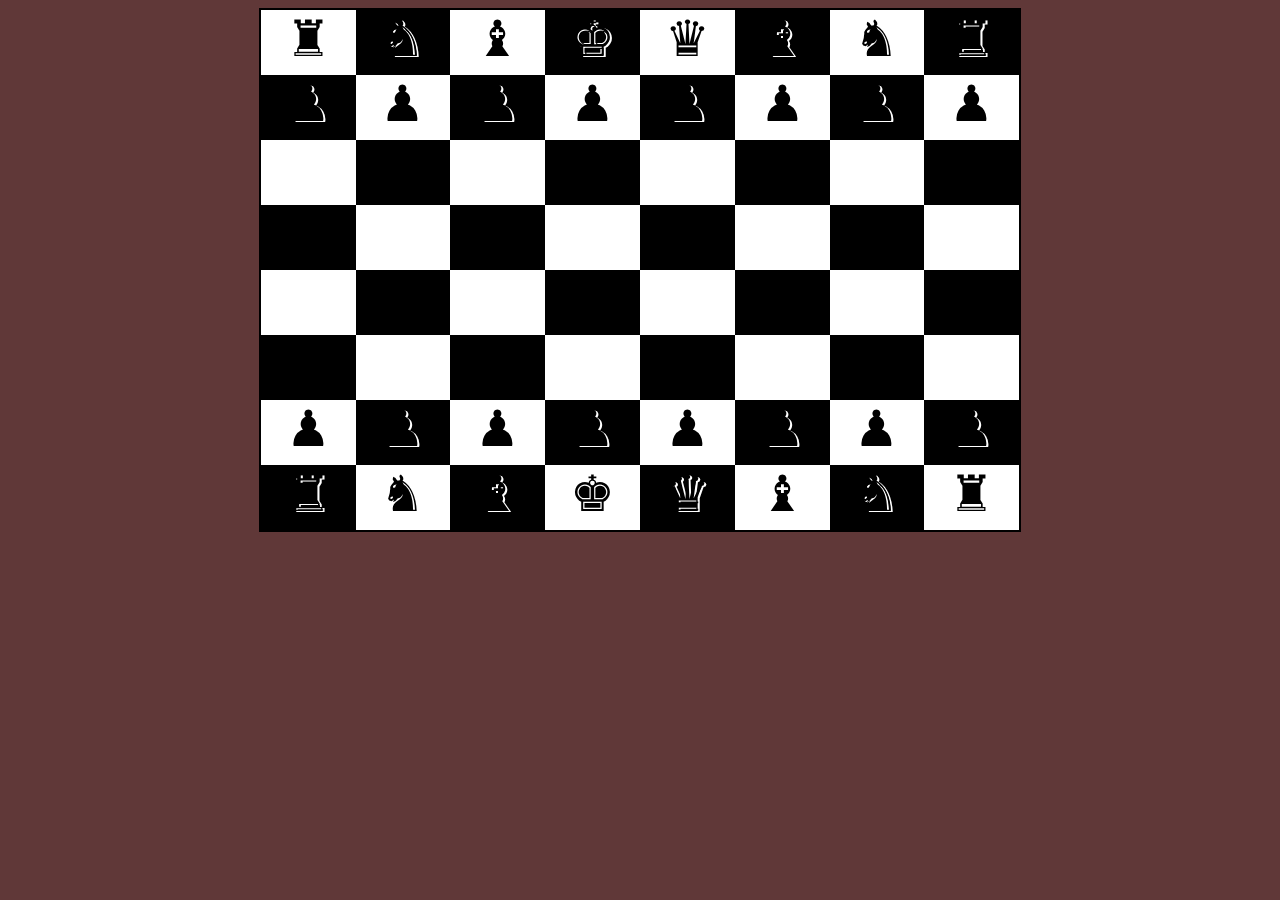
<file: CreativeWeb- HTML&CSS/Chessboard - only layout/index.html>
<!DOCTYPE html>
<html lang="en">
  <head>
    <meta charset="UTF-8" />
    <meta name="viewport" content="width=device-width, initial-scale=1.0" />
    <title>ChessBaord</title>
    <link rel="stylesheet" href="style.css" />
  </head>
  <body>
    <div class="chessboard">
      <div class="a">&#9820;</div>
      <div class="b">&#9822;</div>
      <div class="a">&#9821;</div>
      <div class="b">&#9818;</div>
      <div class="a">&#9819;</div>
      <div class="b">&#9821;</div>
      <div class="a">&#9822;</div>
      <div class="b">&#9820;</div>

      <div class="b">&#9823;</div>
      <div class="a">&#9823;</div>
      <div class="b">&#9823;</div>
      <div class="a">&#9823;</div>
      <div class="b">&#9823;</div>
      <div class="a">&#9823;</div>
      <div class="b">&#9823;</div>
      <div class="a">&#9823;</div>

      <div class="a"></div>
      <div class="b"></div>
      <div class="a"></div>
      <div class="b"></div>
      <div class="a"></div>
      <div class="b"></div>
      <div class="a"></div>
      <div class="b"></div>

      <div class="b"></div>
      <div class="a"></div>
      <div class="b"></div>
      <div class="a"></div>
      <div class="b"></div>
      <div class="a"></div>
      <div class="b"></div>
      <div class="a"></div>

      <div class="a"></div>
      <div class="b"></div>
      <div class="a"></div>
      <div class="b"></div>
      <div class="a"></div>
      <div class="b"></div>
      <div class="a"></div>
      <div class="b"></div>

      <div class="b"></div>
      <div class="a"></div>
      <div class="b"></div>
      <div class="a"></div>
      <div class="b"></div>
      <div class="a"></div>
      <div class="b"></div>
      <div class="a"></div>

      <div class="a">&#9823;</div>
      <div class="b">&#9823;</div>
      <div class="a">&#9823;</div>
      <div class="b">&#9823;</div>
      <div class="a">&#9823;</div>
      <div class="b">&#9823;</div>
      <div class="a">&#9823;</div>
      <div class="b">&#9823;</div>

      <div class="b">&#9820;</div>
      <div class="a">&#9822;</div>
      <div class="b">&#9821;</div>
      <div class="a">&#9818;</div>
      <div class="b">&#9819;</div>
      <div class="a">&#9821;</div>
      <div class="b">&#9822;</div>
      <div class="a">&#9820;</div>
    </div>
  </body>
</html>
</file>
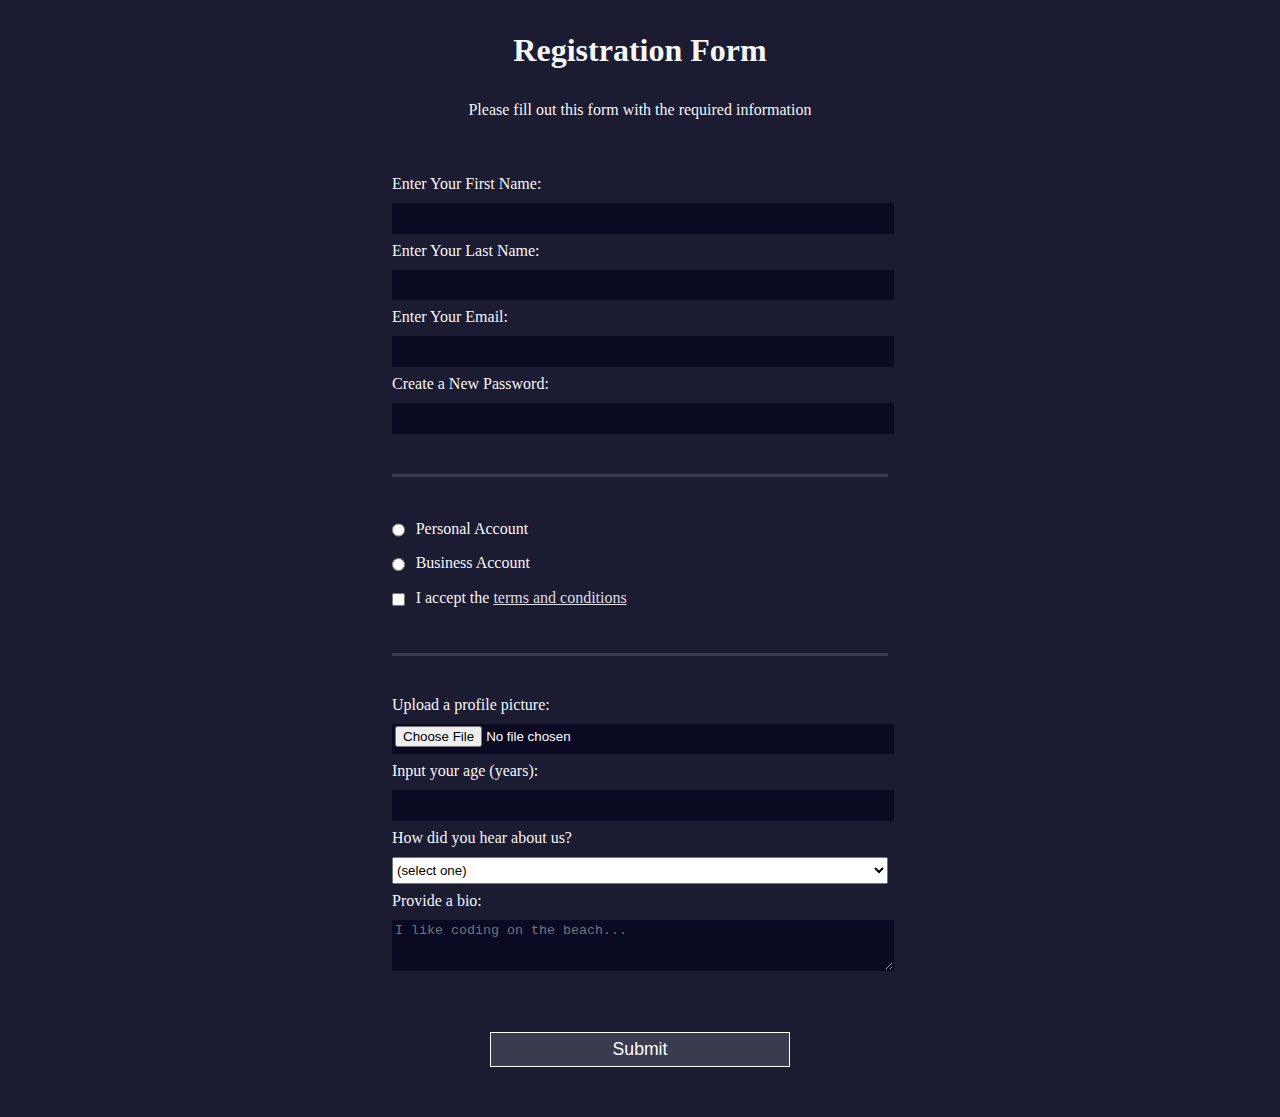
<file: CreativeWeb- HTML&CSS/Registration Form - HTML Forms/index.html>
<!DOCTYPE html>
<html lang="en">
  <head>
    <meta charset="UTF-8">
    <title>Registration Form</title>
    <link rel="stylesheet" href="styles.css" />
  </head>
  <body>
    <h1>Registration Form</h1>
    <p>Please fill out this form with the required information</p>
    <form method="post" action='https://register-demo.freecodecamp.org'>
      <fieldset>
        <label for="first-name">Enter Your First Name: <input id="first-name" name="first-name" type="text" required /></label>
        <label for="last-name">Enter Your Last Name: <input id="last-name" name="last-name" type="text" required /></label>
        <label for="email">Enter Your Email: <input id="email" name="email" type="email" required /></label>
        <label for="new-password">Create a New Password: <input id="new-password" name="new-password" type="password" pattern="[a-z0-5]{8,}" required /></label>
      </fieldset>
      <fieldset>
        <label for="personal-account"><input id="personal-account" type="radio" name="account-type" class="inline" /> Personal Account</label>
        <label for="business-account"><input id="business-account" type="radio" name="account-type" class="inline" /> Business Account</label>
        <label for="terms-and-conditions">
          <input id="terms-and-conditions" type="checkbox" required name="terms-and-conditions" class="inline" /> I accept the <a href="https://www.freecodecamp.org/news/terms-of-service/">terms and conditions</a>
        </label>
      </fieldset>
      <fieldset>
        <label for="profile-picture">Upload a profile picture: <input id="profile-picture" type="file" name="file" /></label>
        <label for="age">Input your age (years): <input id="age" type="number" name="age" min="13" max="120" /></label>
        <label for="referrer">How did you hear about us?
          <select id="referrer" name="referrer">
            <option value="">(select one)</option>
            <option value="1">freeCodeCamp News</option>
            <option value="2">freeCodeCamp YouTube Channel</option>
            <option value="3">freeCodeCamp Forum</option>
            <option value="4">Other</option>
          </select>
        </label>
        <label for="bio">Provide a bio:
          <textarea id="bio" name="bio" rows="3" cols="30" placeholder="I like coding on the beach..."></textarea>
        </label>
      </fieldset>
      <input type="submit" value="Submit" />
    </form>
  </body>
</html>
</file>
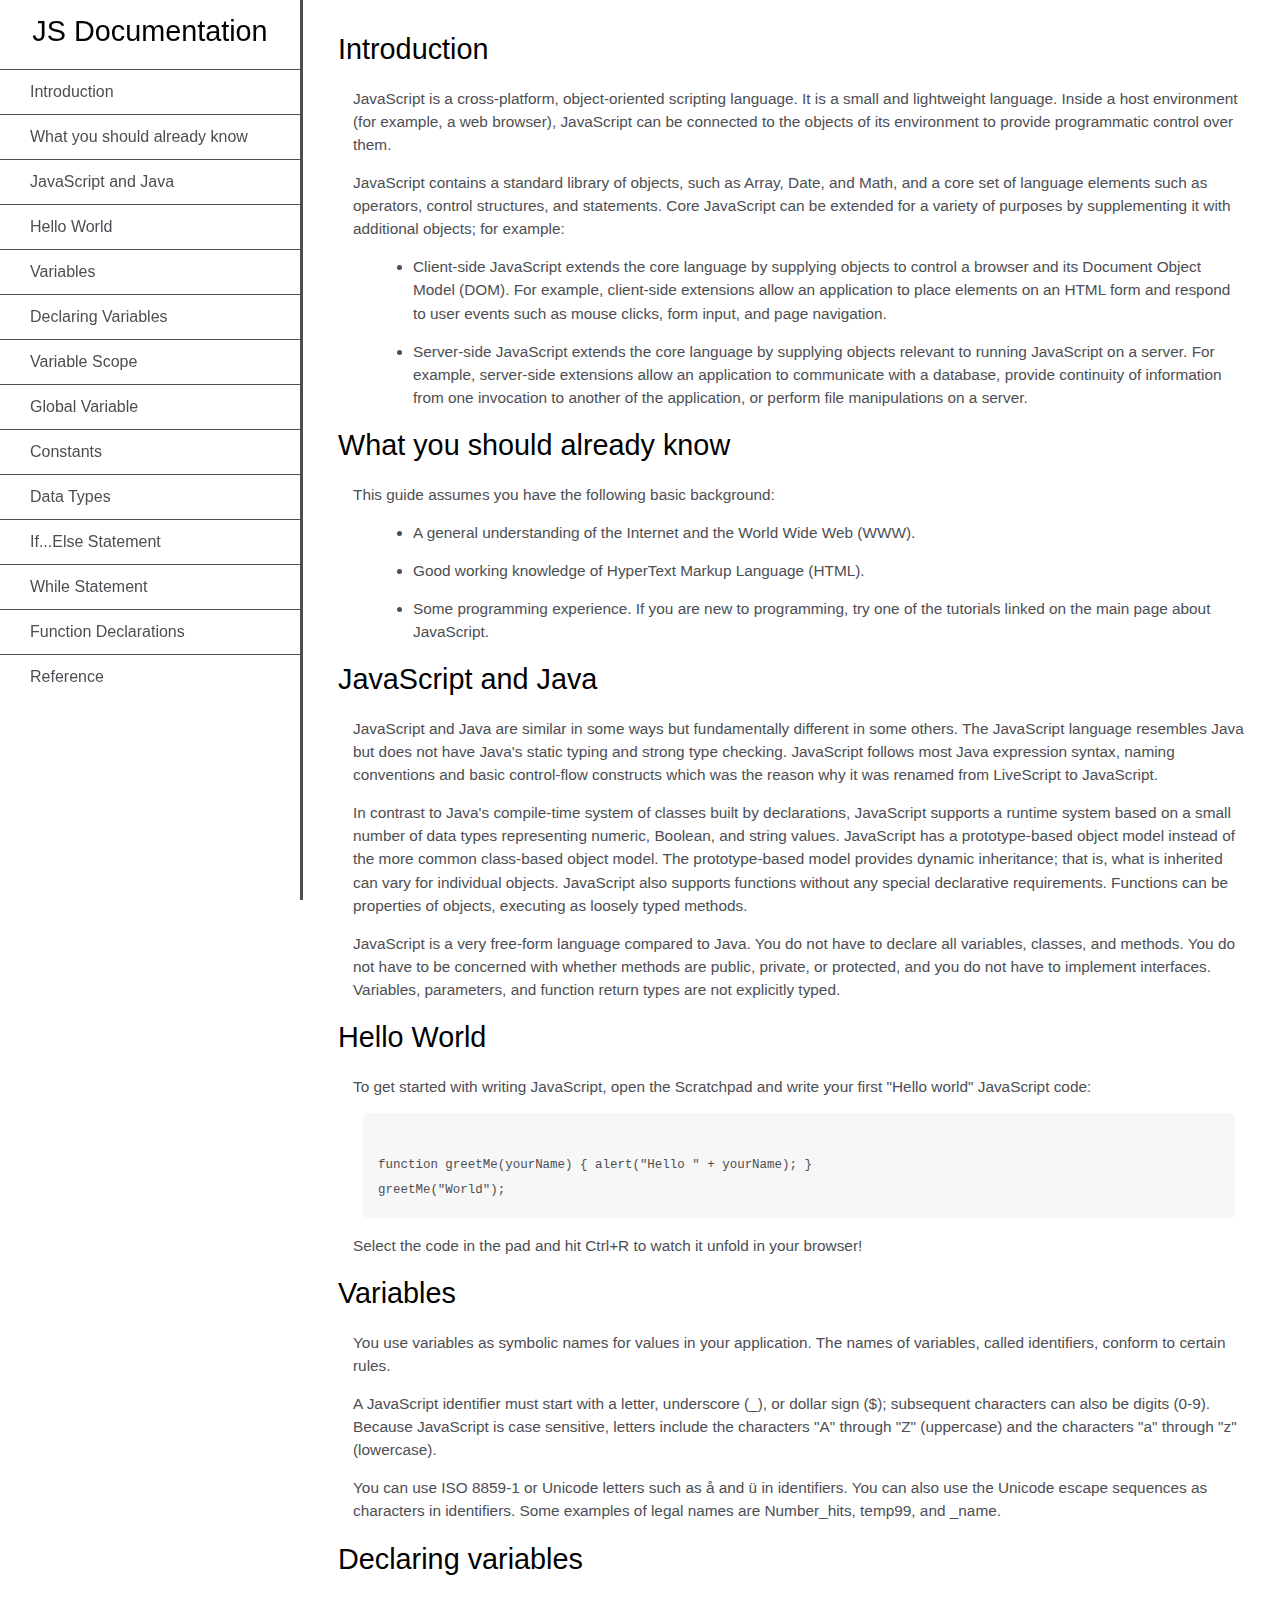
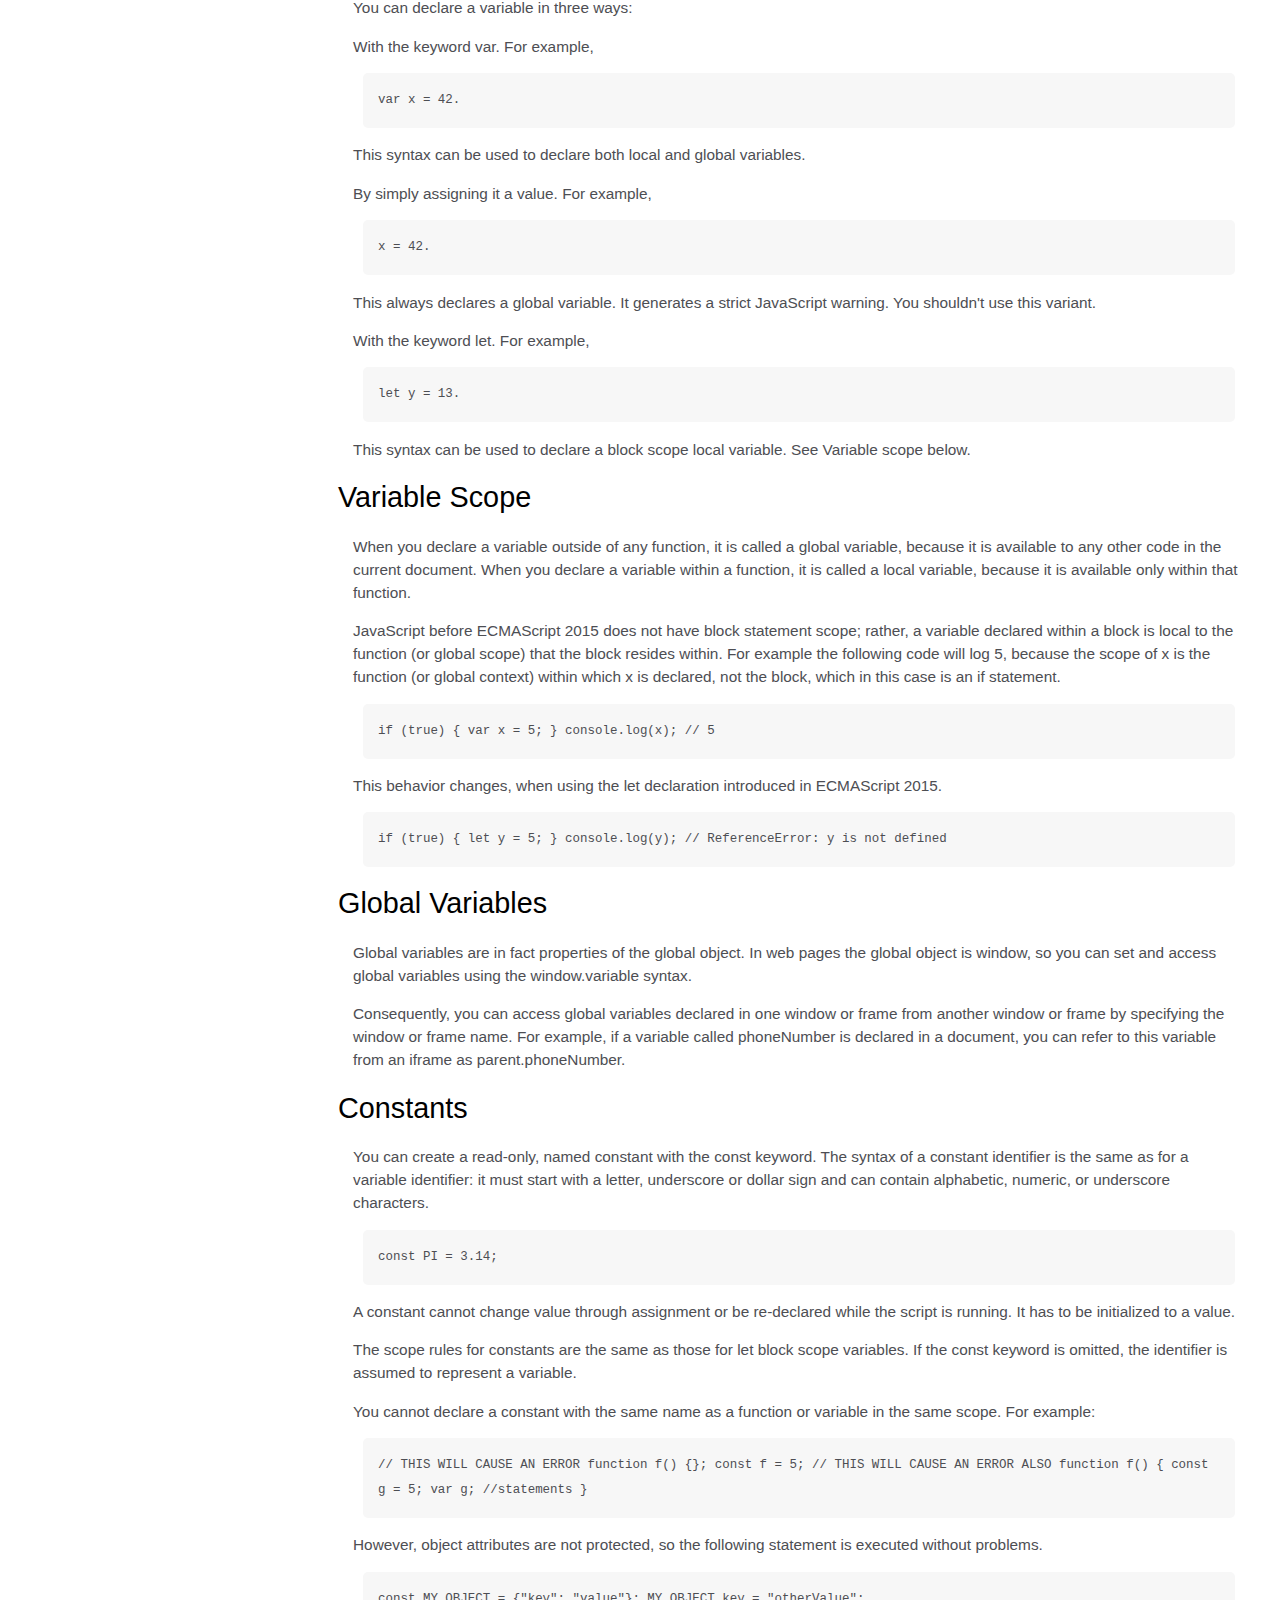
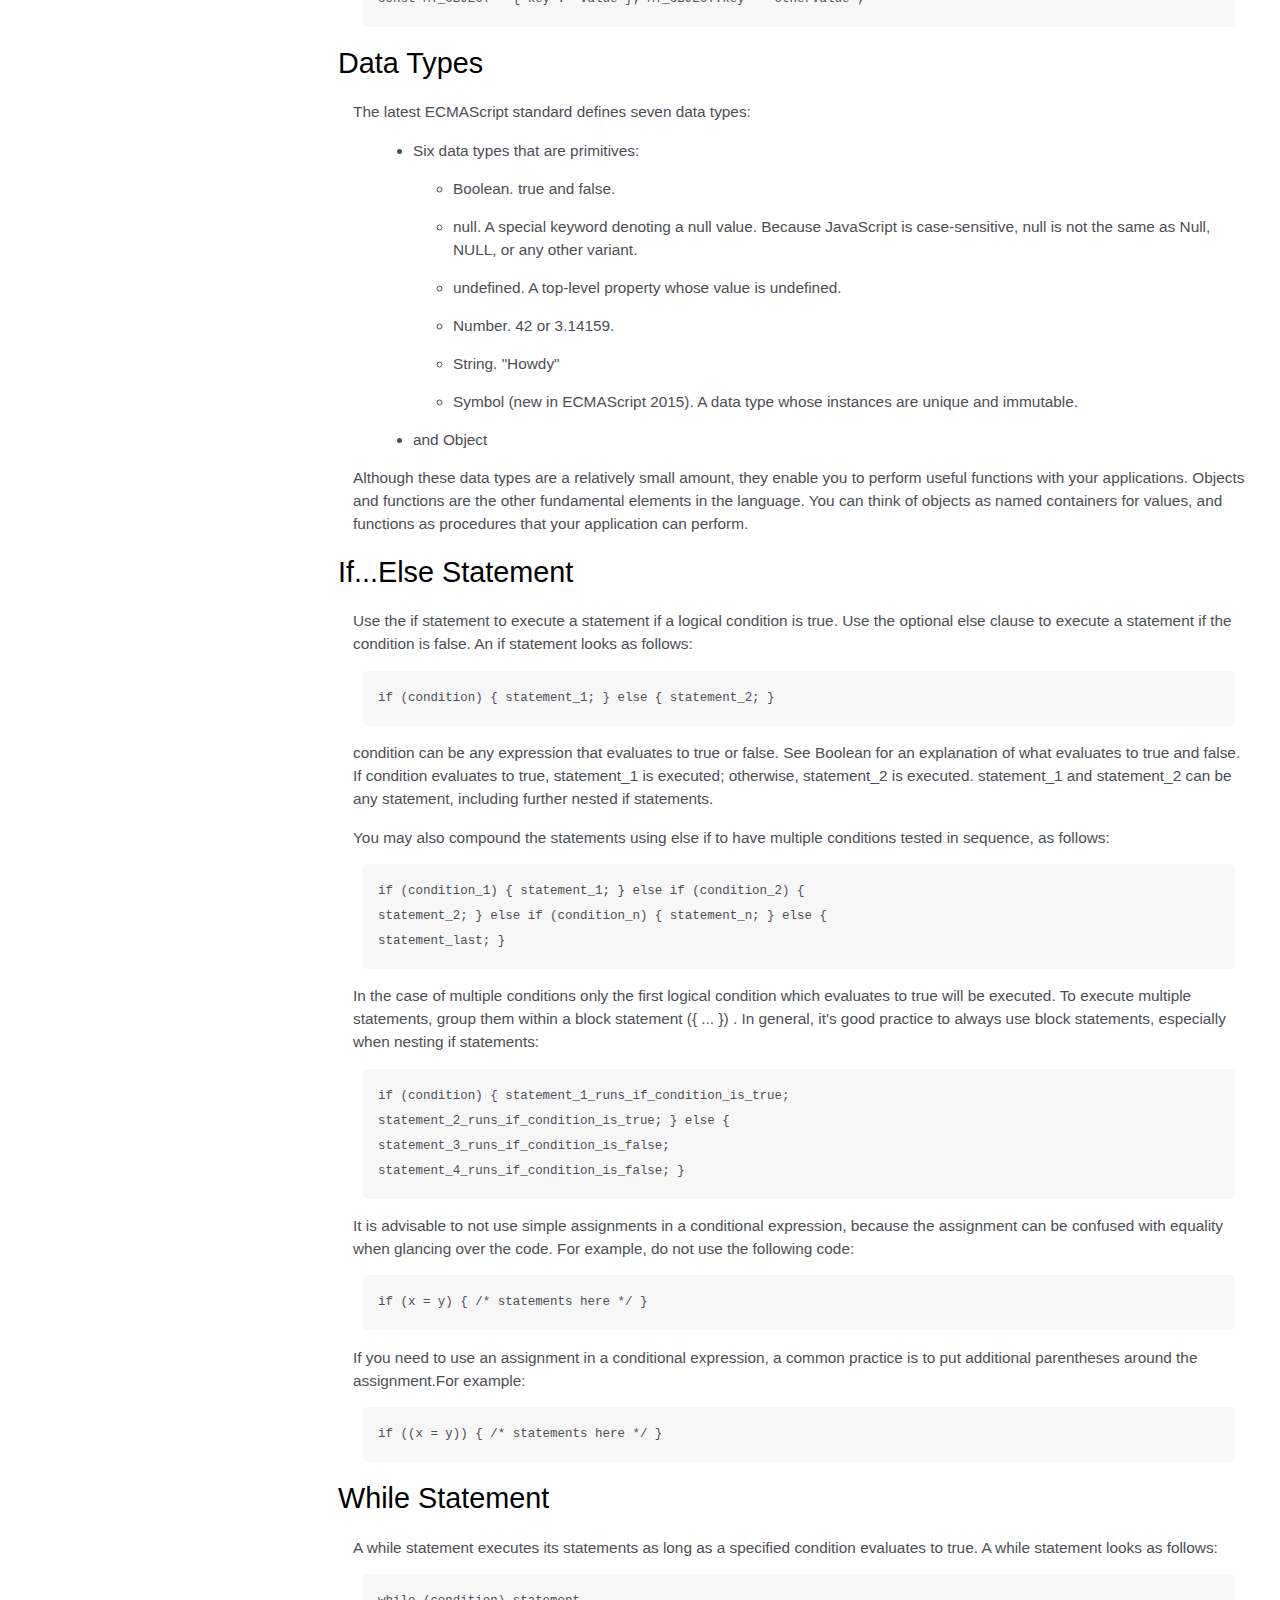
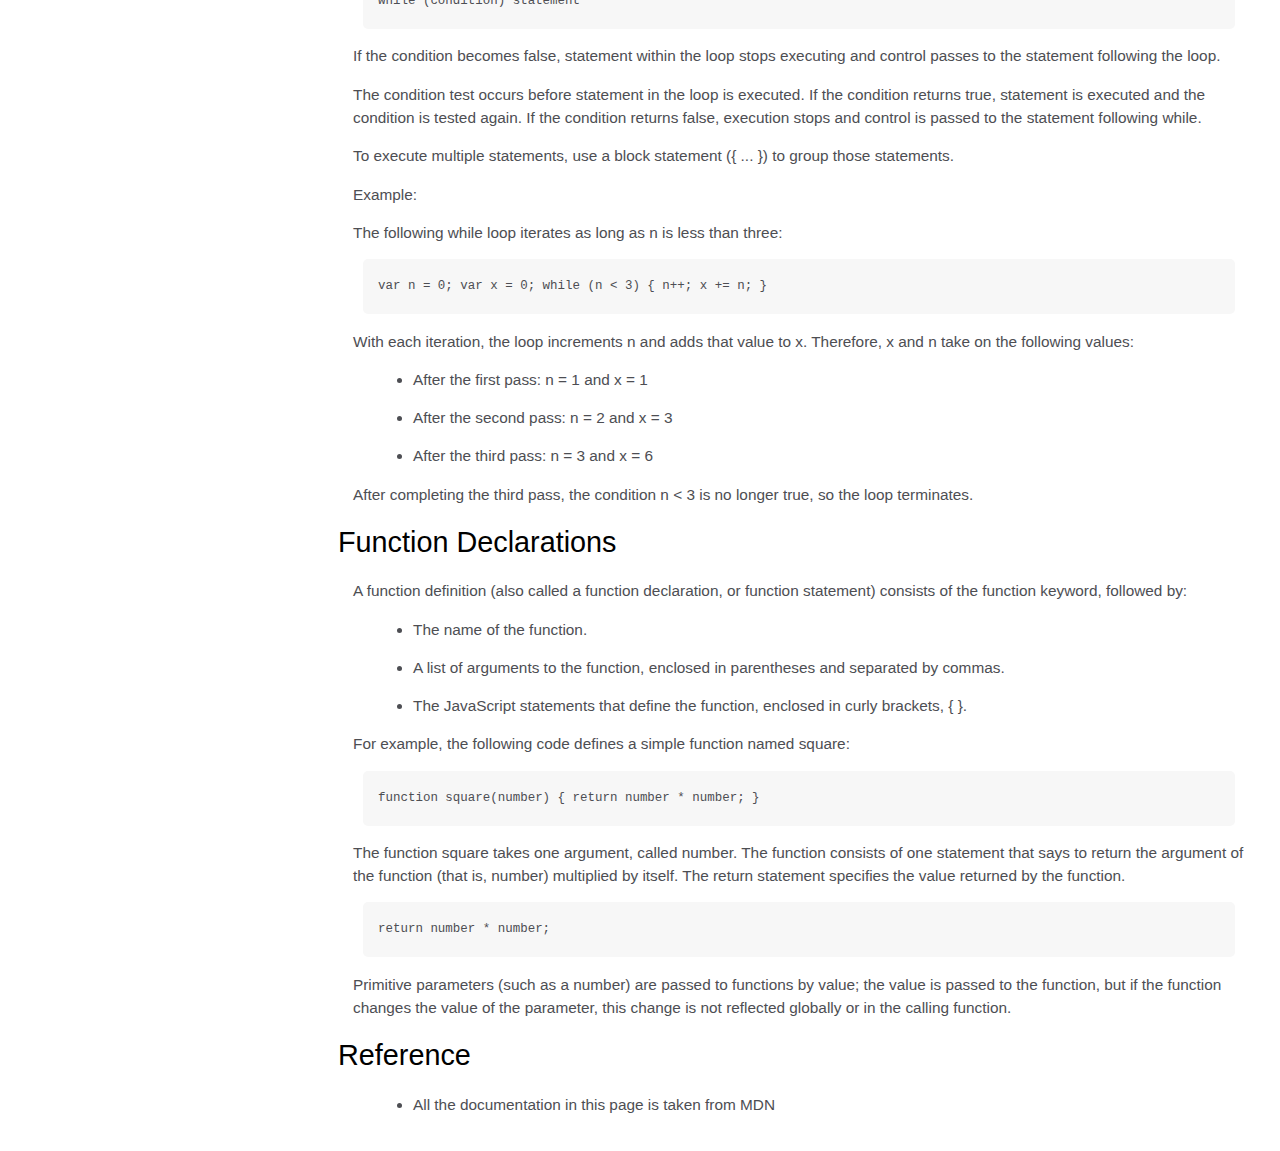
<file: CreativeWeb- HTML&CSS/Technical Documentation Page/index.html>
<!DOCTYPE html>
<html lang="en">

<head>
    <meta charset="UTF-8">
    <meta http-equiv="X-UA-Compatible" content="IE=edge">
    <meta name="viewport" content="width=device-width, initial-scale=1.0">
    <title>Document</title>
    <link rel="stylesheet" href="styles.css">
</head>

<body>

    <nav id="navbar">
        <header>JS Documentation</header>
        <ul>
            <li><a class="nav-link" href="#Introduction">Introduction</a></li>
            <li><a class="nav-link" href="#What_you_should_already_know">What you should already know</a></li>
            <li><a class="nav-link" href="#JavaScript_and_Java">JavaScript and Java</a></li>
            <li><a class="nav-link" href="#Hello_World">Hello World</a></li>
            <li><a class="nav-link" href="#Variables">Variables</a></li>
            <li><a class="nav-link" href="#Declaring_Variables">Declaring Variables</a></li>
            <li><a class="nav-link" href="#Variable_Scope">Variable Scope</a></li>
            <li><a class="nav-link" href="#Global_Variables">Global Variable</a></li>
            <li><a class="nav-link" href="#Constants">Constants</a></li>
            <li><a class="nav-link" href="#Data_Types">Data Types</a></li>
            <li><a class="nav-link" href="#If...Else_Statement">If...Else Statement</a></li>
            <li><a class="nav-link" href="#While_Statement">While Statement</a></li>
            <li><a class="nav-link" href="#Function_Declarations">Function Declarations</a></li>
            <li><a class="nav-link" href="#Reference">Reference</a></li>
        </ul>
    </nav>

    <main id="main-doc">

        <section class="main-section" id="Introduction">
            <header>Introduction</header>
            <article>
                <p>
                    JavaScript is a cross-platform, object-oriented scripting language. It is a small and lightweight
                    language. Inside a host environment (for example, a web browser), JavaScript can be connected to the
                    objects of its environment to provide programmatic control over them.
                </p>
                <p>
                    JavaScript contains a standard library of objects, such as Array, Date, and Math, and a core set of
                    language elements such as operators, control structures, and statements. Core JavaScript can be
                    extended
                    for a variety of purposes by supplementing it with additional objects; for example:
                </p>
                <ul>
                    <li>
                        Client-side JavaScript extends the core language by supplying objects to control a browser and
                        its
                        Document Object Model (DOM). For example, client-side extensions allow an application to place
                        elements on an HTML form and respond to user events such as mouse clicks, form input, and page
                        navigation.
                    </li>
                    <li>
                        Server-side JavaScript extends the core language by supplying objects relevant to running
                        JavaScript
                        on a server. For example, server-side extensions allow an application to communicate with a
                        database, provide continuity of information from one invocation to another of the application,
                        or
                        perform file manipulations on a server.
                    </li>
                </ul>
            </article>
        </section>

        <section class="main-section" id="What_you_should_already_know">
            <header>What you should already know</header>
            <article>
                <p>This guide assumes you have the following basic background:</p>
                <ul>
                    <li>A general understanding of the Internet and the World Wide Web (WWW).</li>
                    <li>Good working knowledge of HyperText Markup Language (HTML).</li>
                    <li>Some programming experience. If you are new to programming, try one of the tutorials linked on
                        the main page about JavaScript.</li>
                </ul>
            </article>
        </section>

        <section class="main-section" id="JavaScript_and_Java">
            <header>JavaScript and Java</header>
            <article>
                <p>
                    JavaScript and Java are similar in some ways but fundamentally different in some others. The
                    JavaScript
                    language resembles Java but does not have Java's static typing and strong type checking. JavaScript
                    follows most Java expression syntax, naming conventions and basic control-flow constructs which was
                    the
                    reason why it was renamed from LiveScript to JavaScript.
                </p>
                <p>
                    In contrast to Java's compile-time system of classes built by declarations, JavaScript supports a
                    runtime
                    system based on a small number of data types representing numeric, Boolean, and string values.
                    JavaScript has a prototype-based object model instead of the more common class-based object model.
                    The
                    prototype-based model provides dynamic inheritance; that is, what is inherited can vary for
                    individual
                    objects. JavaScript also supports functions without any special declarative requirements. Functions
                    can
                    be properties of objects, executing as loosely typed methods.
                </p>
                <p>
                    JavaScript is a very free-form language compared to Java. You do not have to declare all variables,
                    classes, and methods. You do not have to be concerned with whether methods are public, private, or
                    protected, and you do not have to implement interfaces. Variables, parameters, and function return
                    types
                    are not explicitly typed.
                </p>
            </article>
        </section>

        <section class="main-section" id="Hello_World">
            <header>Hello World</header>
            <article>
                <p>
                    To get started with writing JavaScript, open the Scratchpad and write your first "Hello world"
                    JavaScript
                    code:
                </p>
                <code>
                    function greetMe(yourName) { alert("Hello " + yourName); }
                    greetMe("World");
                </code>
                <p>
                    Select the code in the pad and hit Ctrl+R to watch it unfold in your browser!
                </p>
            </article>
        </section>

        <section class="main-section" id="Variables">
            <header>Variables</header>
            <article>
                <p>
                    You use variables as symbolic names for values in your application. The names of variables, called
                    identifiers, conform to certain rules.
                </p>
                <p>
                    A JavaScript identifier must start with a letter, underscore (_), or dollar sign ($); subsequent
                    characters can also be digits (0-9). Because JavaScript is case sensitive, letters include the
                    characters "A" through "Z" (uppercase) and the characters "a" through "z" (lowercase).
                </p>
                <p>
                    You can use ISO 8859-1 or Unicode letters such as å and ü in identifiers. You can also use the
                    Unicode
                    escape sequences as characters in identifiers. Some examples of legal names are Number_hits, temp99,
                    and
                    _name.
                </p>
            </article>
        </section>

        <section class="main-section" id="Declaring_Variables">
            <header>Declaring variables</header>
            <article>
                <p>You can declare a variable in three ways:</p>
                <p>With the keyword var. For example,</p>
                <code>var x = 42.</code>
                <p>This syntax can be used to declare both local and global variables.</p>
                <p>By simply assigning it a value. For example,</p>
                <code>x = 42.</code>
                <p>This always declares a global variable. It generates a strict JavaScript warning. You shouldn't use
                    this variant.</p>
                <p>With the keyword let. For example,</p>
                <code>let y = 13.</code>
                <p>This syntax can be used to declare a block scope local variable. See Variable scope below.</p>
            </article>
        </section>

        <section class="main-section" id="Variable_Scope">
            <header>Variable Scope</header>
            <article>
                <p>
                    When you declare a variable outside of any function, it is called a global variable, because it is
                    available to any other code in the current document. When you declare a variable within a function,
                    it is called a local variable, because it is available only within that function.
                </p>
                <p>
                    JavaScript before ECMAScript 2015 does not have block statement scope; rather, a variable declared
                    within a block is local to the function (or global scope) that the block resides within. For example
                    the following code will log 5, because the scope of x is the function (or global context) within
                    which x is declared, not the block, which in this case is an if statement.
                </p>
                <code>if (true) { var x = 5; } console.log(x); // 5</code>
                <p>This behavior changes, when using the let declaration introduced in ECMAScript 2015.</p>
                <code>if (true) { let y = 5; } console.log(y); // ReferenceError: y is not defined</code>
            </article>
        </section>

        <section class="main-section" id="Global_Variables">
            <header>Global Variables</header>
            <article>
                <p>
                    Global variables are in fact properties of the global object. In web pages the global object is
                    window,
                    so you can set and access global variables using the window.variable syntax.
                </p>
                <p>
                    Consequently, you can access global variables declared in one window or frame from another window or
                    frame by specifying the window or frame name. For example, if a variable called phoneNumber is
                    declared
                    in a document, you can refer to this variable from an iframe as parent.phoneNumber.
                </p>
            </article>
        </section>

        <section class="main-section" id="Constants">
            <header>Constants</header>
            <article>
                <p>
                    You can create a read-only, named constant with the const keyword. The syntax of a constant
                    identifier is the same as for a variable identifier: it must start with a letter, underscore or
                    dollar sign and can contain alphabetic, numeric, or underscore characters.
                </p>
                <code>const PI = 3.14;</code>
                <p>
                    A constant cannot change value through assignment or be re-declared while the script is running. It
                    has to be initialized to a value.
                </p>
                <p>
                    The scope rules for constants are the same as those for let block scope variables. If the const
                    keyword is omitted, the identifier is assumed to represent a variable.
                </p>
                <p>
                    You cannot declare a constant with the same name as a function or variable in the same scope. For
                    example:
                </p>
                <code>// THIS WILL CAUSE AN ERROR function f() {}; const f = 5; // THIS WILL CAUSE AN ERROR ALSO function f() { const g = 5; var g; //statements }</code>
                <p>However, object attributes are not protected, so the following statement is executed without
                    problems.</p>
                <code>const MY_OBJECT = {"key": "value"}; MY_OBJECT.key = "otherValue";</code>
            </article>
        </section>

        <section class="main-section" id="Data_Types">
            <header>Data Types</header>
            <article>
                <p>The latest ECMAScript standard defines seven data types:</p>
                <ul>
                    <li>Six data types that are primitives:</li>
                    <ul>
                        <li>Boolean. true and false.</li>
                        <li>null. A special keyword denoting a null value. Because JavaScript is case-sensitive, null is
                            not the same as Null, NULL, or any other variant.</li>
                        <li>undefined. A top-level property whose value is undefined.</li>
                        <li>Number. 42 or 3.14159.</li>
                        <li>String. "Howdy"</li>
                        <li>Symbol (new in ECMAScript 2015). A data type whose instances are unique and immutable.</li>
                    </ul>
                    <li>and Object</li>
                </ul>
                <p>Although these data types are a relatively small amount, they enable you to perform useful functions
                    with your applications. Objects and functions are the other fundamental elements in the language.
                    You can think of objects as named containers for values, and functions as procedures that your
                    application can perform.</p>
            </article>
        </section>

        <section class="main-section" id="If...Else_Statement">
            <header>If...Else Statement</header>
            <article>
                <p>
                    Use the if statement to execute a statement if a logical condition is true. Use the optional else
                    clause to execute a statement if the condition is false. An if statement looks as follows:
                </p>
                <code>if (condition) { statement_1; } else { statement_2; }</code>
                <p>
                    condition can be any expression that evaluates to true or false. See Boolean for an explanation of
                    what evaluates to true and false. If condition evaluates to true, statement_1 is executed;
                    otherwise, statement_2 is executed. statement_1 and statement_2 can be any statement, including
                    further nested if statements.
                </p>
                <p>
                    You may also compound the statements using else if to have multiple conditions tested in sequence,
                    as
                    follows:
                </p>
                <code>if (condition_1) { statement_1; } else if (condition_2) {
                    statement_2; } else if (condition_n) { statement_n; } else {
                    statement_last; }</code>
                <p>
                    In the case of multiple conditions only the first logical condition which evaluates to true will be
                    executed. To execute multiple statements, group them within a block statement ({ ... }) . In
                    general, it's good practice to always use block statements, especially when nesting if statements:
                </p>
                <code>if (condition) { statement_1_runs_if_condition_is_true;
                    statement_2_runs_if_condition_is_true; } else {
                    statement_3_runs_if_condition_is_false;
                    statement_4_runs_if_condition_is_false; }</code>
                <p>
                    It is advisable to not use simple assignments in a conditional expression, because the assignment
                    can be confused with equality when glancing over the code. For example, do not use the following
                    code:
                </p>
                <code>if (x = y) { /* statements here */ }</code>
                <p>
                    If you need to use an assignment in a conditional expression, a common practice is to put additional
                    parentheses around the assignment.For example:
                </p>
                <code>if ((x = y)) { /* statements here */ }</code>
            </article>
        </section>

        <section class="main-section" id="While_Statement">
            <header>While Statement</header>
            <article>
                <p>
                    A while statement executes its statements as long as a specified condition evaluates to true. A
                    while statement looks as follows:
                </p>
                <code>while (condition) statement</code>
                <p>
                    If the condition becomes false, statement within the loop stops executing and control passes to the
                    statement following the loop.
                </p>
                <p>
                    The condition test occurs before statement in the loop is executed. If the condition returns true,
                    statement is executed and the condition is tested again. If the condition returns false, execution
                    stops and control is passed to the statement following while.
                </p>
                <p>To execute multiple statements, use a block statement ({ ... }) to group those statements.</p>
                <p>Example:</p>
                <p>The following while loop iterates as long as n is less than three:</p>
                <code>var n = 0; var x = 0; while (n < 3) { n++; x += n; }</code>
                <p>
                    With each iteration, the loop increments n and adds that value to x. Therefore, x and n take on the
                    following values:
                </p>
                <ul>
                    <li>After the first pass: n = 1 and x = 1</li>
                    <li>After the second pass: n = 2 and x = 3</li>
                    <li>After the third pass: n = 3 and x = 6</li>
                </ul>
                <p>After completing the third pass, the condition n < 3 is no longer true, so the loop terminates.</p>
            </article>
        </section>

        <section class="main-section" id="Function_Declarations">
            <header>Function Declarations</header>
            <article>
                <p>
                    A function definition (also called a function declaration, or function statement) consists of the
                    function keyword, followed by:
                </p>
                <ul>
                    <li>The name of the function.</li>
                    <li>A list of arguments to the function, enclosed in parentheses and separated by commas.</li>
                    <li>The JavaScript statements that define the function, enclosed in curly brackets, { }.</li>
                </ul>
                <p>For example, the following code defines a simple function named square:</p>
                <code>function square(number) { return number * number; }</code>
                <p>
                    The function square takes one argument, called number. The function consists of one statement that
                    says to return the argument of the function (that is, number) multiplied by itself. The return
                    statement specifies the value returned by the function.
                </p>
                <code>return number * number;</code>
                <p>
                    Primitive parameters (such as a number) are passed to functions by value; the value is passed to the
                    function, but if the function changes the value of the parameter, this change is not reflected
                    globally or in the calling function.
                </p>
            </article>
        </section>

        <section class="main-section" id="Reference">
            <header>Reference</header>
            <article>
                <ul>
                    <li>All the documentation in this page is taken from MDN</li>
                </ul>
            </article>
        </section>
    </main>
</body>

</html>
</file>
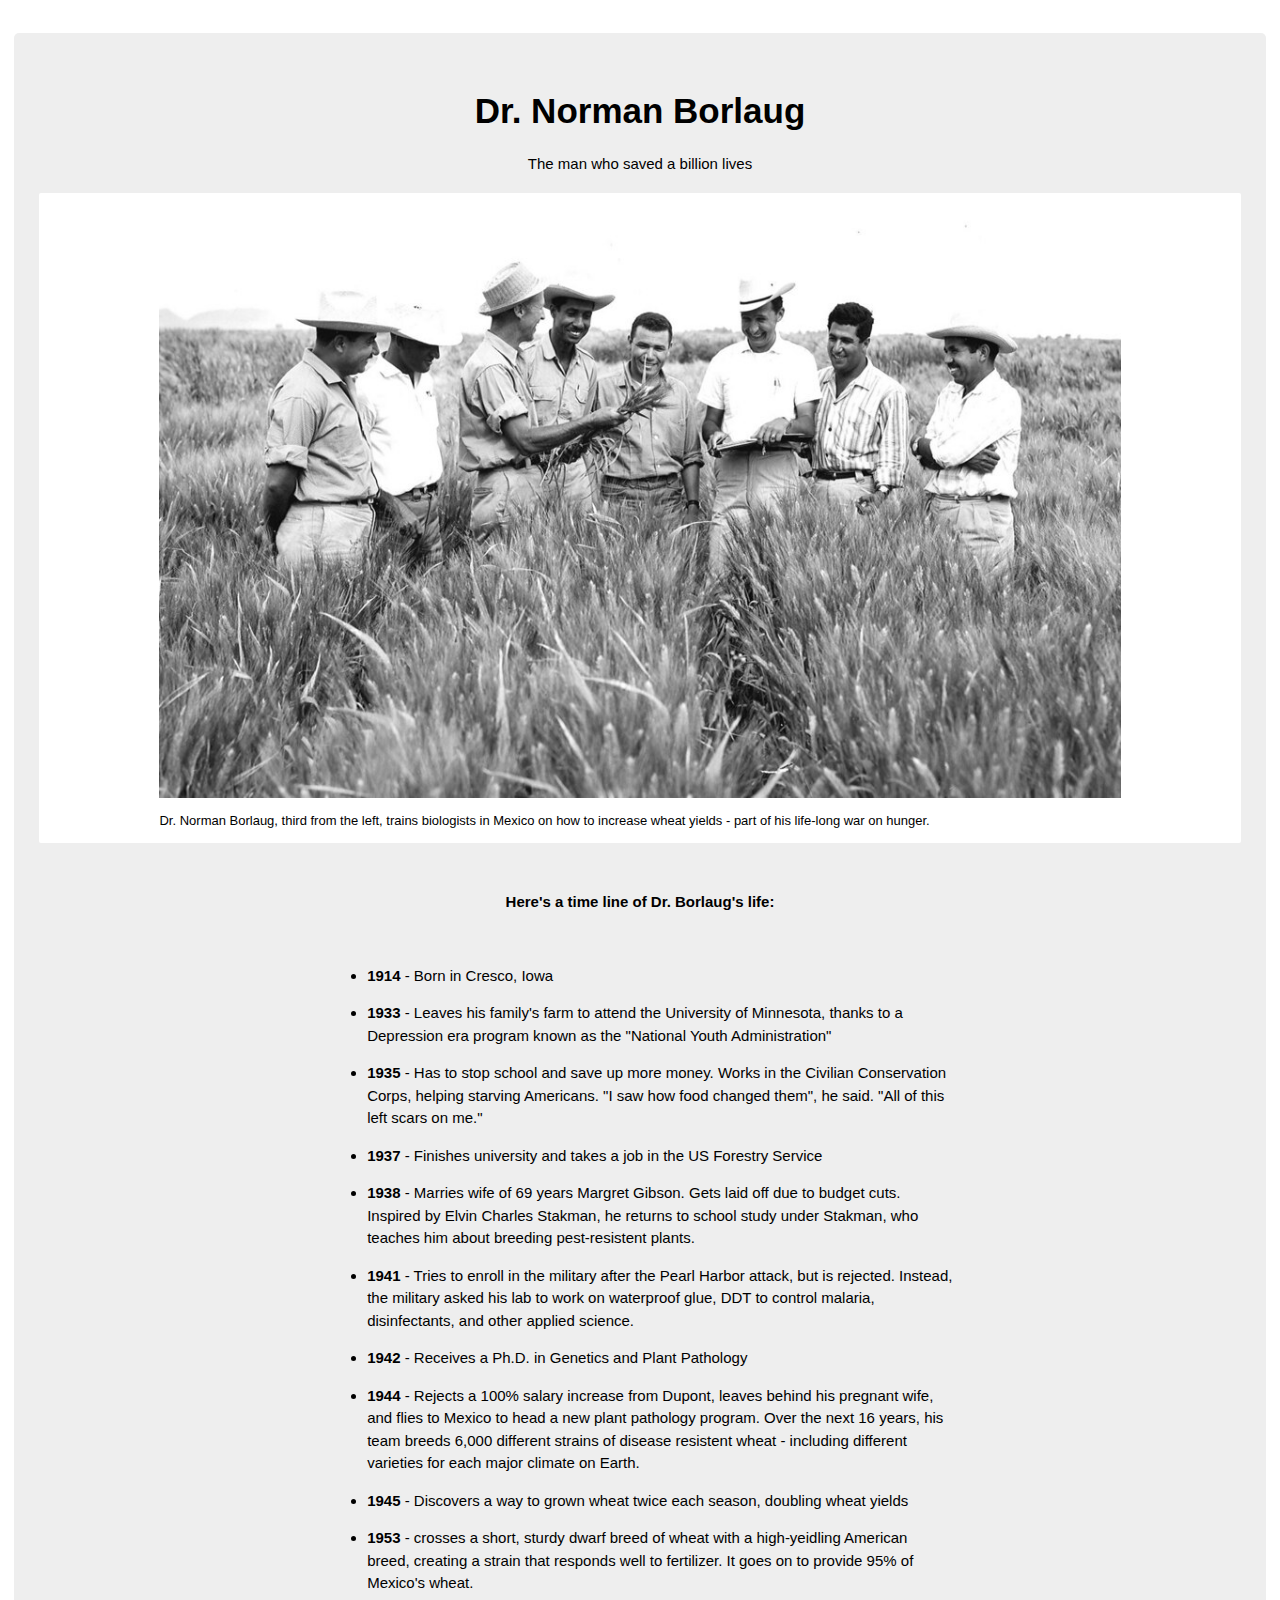
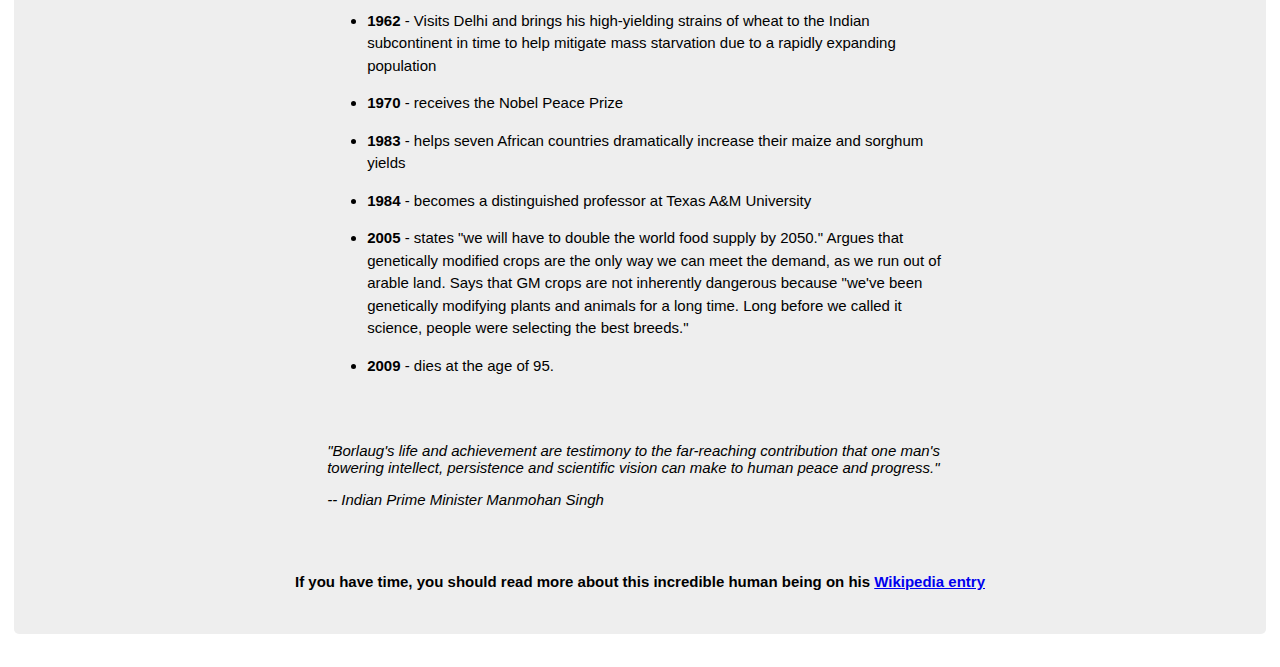
<file: CreativeWeb- HTML&CSS/Tribute Page/index.html>
<!DOCTYPE html>
<html lang="en">

<head>
    <meta charset="UTF-8">
    <meta http-equiv="X-UA-Compatible" content="IE=edge">
    <meta name="viewport" content="width=device-width, initial-scale=1.0">
    <link rel="stylesheet" href="styles.css">
    <title>Dr. Norman Borlaug</title>
</head>

<body>

    <main id="main">
        <header>
            <h1 id="title">Dr. Norman Borlaug</h1>
            <h4 id="title-caption">The man who saved a billion lives</h4>
        </header>

        <div id="wrap-img-div">
            <div id="img-div">
                <img id="image" src="./images/drnorman.jpg" alt="DrNorman with his trainees">
                <figcaption id="img-caption">Dr. Norman Borlaug, third from the left, trains biologists in Mexico on how to increase wheat yields - part of his life-long war on hunger.</figcaption>
            </div>
        </div>

        <div id="whole-info">
            <h4 id="tribute-info">Here's a time line of Dr. Borlaug's life:</h4>
            <div id="list-items">
                <ul>
                    <li><span class="bold">1914</span> - Born in Cresco, Iowa</li>
                    <li><span class="bold">1933</span> - Leaves his family's farm to attend the University of Minnesota, thanks to a Depression era program known as the "National Youth Administration"</li>
                    <li><span class="bold">1935</span> - Has to stop school and save up more money. Works in the Civilian Conservation Corps, helping starving Americans. "I saw how food changed them", he said. "All of this left scars on me."</li>
                    <li><span class="bold">1937</span> - Finishes university and takes a job in the US Forestry Service</li>
                    <li><span class="bold">1938</span> - Marries wife of 69 years Margret Gibson. Gets laid off due to budget cuts. Inspired by Elvin Charles Stakman, he returns to school study under Stakman, who teaches him about breeding pest-resistent plants.</li>
                    <li><span class="bold">1941</span> - Tries to enroll in the military after the Pearl Harbor attack, but is rejected. Instead, the military asked his lab to work on waterproof glue, DDT to control malaria, disinfectants, and other applied science.</li>
                    <li><span class="bold">1942</span> - Receives a Ph.D. in Genetics and Plant Pathology</li>
                    <li><span class="bold">1944</span> - Rejects a 100% salary increase from Dupont, leaves behind his pregnant wife, and flies to Mexico to head a new plant pathology program. Over the next 16 years, his team breeds 6,000 different strains of disease resistent wheat - including different varieties for each major climate on Earth.</li>
                    <li><span class="bold">1945</span> - Discovers a way to grown wheat twice each season, doubling wheat yields</li>
                    <li><span class="bold">1953</span> - crosses a short, sturdy dwarf breed of wheat with a high-yeidling American breed, creating a strain that responds well to fertilizer. It goes on to provide 95% of Mexico's wheat.</li>
                    <li><span class="bold">1962</span> - Visits Delhi and brings his high-yielding strains of wheat to the Indian subcontinent in time to help mitigate mass starvation due to a rapidly expanding population</li>
                    <li><span class="bold">1970</span> - receives the Nobel Peace Prize</li>
                    <li><span class="bold">1983</span> - helps seven African countries dramatically increase their maize and sorghum yields</li>
                    <li><span class="bold">1984</span> - becomes a distinguished professor at Texas A&M University</li>
                    <li><span class="bold">2005</span> - states "we will have to double the world food supply by 2050." Argues that genetically modified crops are the only way we can meet the demand, as we run out of arable land. Says that GM crops are not inherently dangerous because "we've been genetically modifying plants and animals for a long time. Long before we called it science, people were selecting the best breeds."</li>
                    <li><span class="bold">2009</span> - dies at the age of 95.</li>
                </ul>
            </div>

        </div>

        <div id="testimony">
            <p><cite>"Borlaug's life and achievement are testimony to the far-reaching contribution that one man's towering intellect, persistence and scientific vision can make to human peace and progress."</cite></p>

            <p><i>-- Indian Prime Minister Manmohan Singh</i></p>
        </div>

        <div id="read-more">
            <p>If you have time, you should read more about this incredible human being on his <a href="https://en.wikipedia.org/wiki/Norman_Borlaug" target="_blank" id="tribute-link">Wikipedia entry</a></p>
        </div>

    </main>

</body>

</html>
</file>
<file: CreativeWeb- HTML&CSS/Chessboard - only layout/style.css>
body {
  display: flex;
  align-items: center;
  justify-content: center;
  background-color: rgb(96, 56, 56);
}

.chessboard {
  border: 2px solid black;
  width: 60%;
  height: 520px;
  display: flex;
  flex-wrap: wrap;
}

.chessboard div {
  width: 10%;
  height: 65px;
  width: calc(100% / 8);
  font-size: 50px;
  text-align: center;
  text-shadow: 2px 1px white;
}

.a {
  background-color: white;
}

.b {
  background-color: black;
}
</file>
<file: CreativeWeb- HTML&CSS/Registration Form - HTML Forms/styles.css>
body {
  width: 100%;
  height: 100vh;
  margin: 0;
  background-color: #1b1b32;
  color: #f5f6f7;
  font-family: Tahoma;
  font-size: 16px;
}

h1, p {
  margin: 1em auto;
  text-align: center;
}

form {
  width: 60vw;
  max-width: 500px;
  min-width: 300px;
  margin: 0 auto;
  padding-bottom: 2em;
}

fieldset {
  border: none;
  padding: 2rem 0;
  border-bottom: 3px solid #3b3b4f;
}

fieldset:last-of-type {
  border-bottom: none;
}

label {
  display: block;
  margin: 0.5rem 0;
}

input,
textarea,
select {
  margin: 10px 0 0 0;
  width: 100%;
  min-height: 2em;
}
input, textarea {
  background-color: #0a0a23;
  border: 1px solid #0a0a23;
  color: #ffffff;
}

.inline {
  width: unset;
  margin: 0 0.5em 0 0;
  vertical-align: middle;
}
input[type="submit"] {
  display: block;
  width: 60%;
  margin: 1em auto;
  height: 2em;
  font-size: 1.1rem;
  background-color: #3b3b4f;
  border-color: white;
  min-width: 300px;
}

input[type="file"] {
  padding: 1px 2px;
}
a{
  color:#dfdfe2;
}
</file>
<file: CreativeWeb- HTML&CSS/Technical Documentation Page/styles.css>
html,
body {
    font-family: 'Open Sans', Arial, sans-serif;
    color: #4d4e53;
    background-color: #ffffff;
    line-height: 1.5;
    min-width: 290px;
}

nav {
    position: fixed;
    top: 0;
    left: 0;
    width: 300px;
    height: 100%;
    border-color: rgba(0, 22, 22, 0.4);
    border-right: solid;
    min-width: 290px;
}

#navbar ul {
    height: 88%;
    padding: 0;
    overflow-y: auto;
    overflow-x: hidden;
}

#navbar li {
    color: #4d4e53;
    border-top: 1px solid;
    list-style: none;
    position: relative;
    width: 100%;
}

#navbar a {
    display: block;
    padding: 10px 30px;
    color: #4d4e53;
    text-decoration: none;
    cursor: pointer;
}



#main-doc {
    position: absolute;
    margin-left: 310px;
    padding: 20px;
    margin-bottom: 110px;
}

header {
    color: black;
    font-size: 1.8em;
    font-weight: thin;
    margin: 10px;
    text-align: center;
}

#main-doc header {
    text-align: left;
    margin: 0;
}


code {
    display: block;
    text-align: left;
    white-space: pre-line;
    position: relative;
    word-break: normal;
    word-wrap: normal;
    line-height: 2;
    background-color: #f7f7f7;
    padding: 15px;
    margin: 10px;
    border-radius: 5px;
}

section article {
    color: #4d4e53;
    margin: 15px;
    font-size: 0.96em;
}

section li {
    margin: 15px 0 0 20px;
}

@media only screen and (max-width: 815px) {

    /* For mobile phones */
    #navbar ul {
        border: 1px solid;
        height: 207px;
    }

    #navbar {
        background-color: white;
        position: absolute;
        top: 0;
        padding: 0;
        margin: 0;
        width: 100%;
        max-height: 275px;
        border: none;
        z-index: 1;
        border-bottom: 2px solid;
    }

    #main-doc {
        position: relative;
        margin-left: 0px;
        margin-top: 270px;
    }
}

@media only screen and (max-width: 400px) {
    #main-doc {
        margin-left: -10px;
    }

    code {
        margin-left: -20px;
        width: 100%;
        padding: 15px;
        padding-left: 10px;
        padding-right: 45px;
        min-width: 233px;
    }
}
</file>
<file: CreativeWeb- HTML&CSS/Tribute Page/styles.css>
body{
    background-color: white;
    display: flex;
    justify-content: center;
    font-size: 15px;
    font-family:'Lucida Sans', 'Lucida Sans Regular', 'Lucida Grande', 'Lucida Sans Unicode', Geneva, Verdana, sans-serif;
}

#main {
    display: flex;
    flex-direction: column;
    width: 99%;
    border-radius: 5px; 
    align-items: center;
    background-color: #eeeeee;
    margin: 25px 0;
    padding-top: 35px;
}

header{
    width: 100%;
    height: 100px;
    text-align: center;
}

#title{
font-size:35px;
}

#title-caption{
font-weight: lighter;
}

#wrap-img-div{
width: 96%;
border-radius: 2px;
margin-top: 25px;
background-color: white;
display: flex;
justify-content: center;
}

#img-div{
    width: 80%;
    display: flex;
    flex-direction: column;
    margin-top: 20px;
}

#image{
display: block;
width: 100%;
max-width: 100%;
height: auto;
align-items: center;
}

#img-caption{
font-size: 13px;
margin: 15px 0;
}



#whole-info{
    width: 50%;
    display: flex;
    flex-direction: column;
    margin-top: 30px;
}

#tribute-info{
    text-align: center;
    align-self: center;
}

#list-items{
    margin-top: 20px;
}

#testimony{
    width: 50%;
    margin-top:2.2rem;
}

ul>li{
    margin: 1em 0;
    line-height: 1.5;
}

.bold{
    font-weight: bold;
}

#read-more{
    margin-top:2.2rem;
    margin-bottom: 1.8rem;
    justify-content: center;
}

#read-more> p{
    font-weight: bold;
}
</file>
